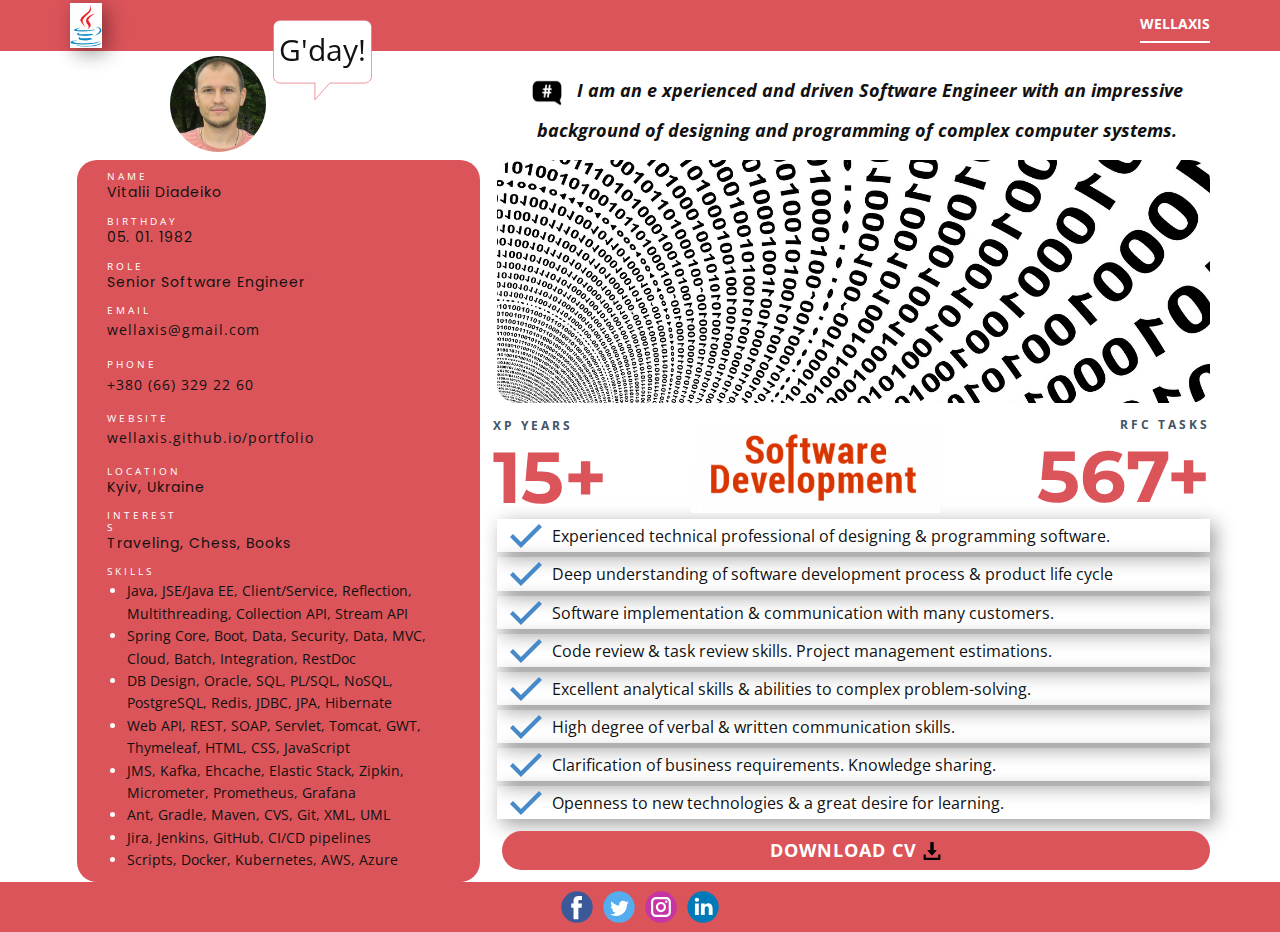
<file: index.html>
<!DOCTYPE html>
<html style="font-size: 16px;" lang="en-UA">
  <head>
    <meta name="viewport" content="width=device-width, initial-scale=1.0">
    <meta charset="utf-8">
    <meta name="keywords" content="">
    <meta name="description" content="Personal info site.">
    <meta name="page_type" content="np-template-header-footer-from-plugin">
    <title>Wellaxis</title>
    <link rel="stylesheet" href="nicepage.css" media="screen">
<link rel="stylesheet" href="Wellaxis.css" media="screen">
    <script class="u-script" type="text/javascript" src="jquery.js" defer=""></script>
    <script class="u-script" type="text/javascript" src="nicepage.js" defer=""></script>
    <meta name="generator" content="Nicepage 4.2.6, nicepage.com">
    <link rel="icon" href="images/favicon.ico">
    <link id="u-theme-google-font" rel="stylesheet" href="https://fonts.googleapis.com/css?family=Roboto:100,100i,300,300i,400,400i,500,500i,700,700i,900,900i|Open+Sans:300,300i,400,400i,600,600i,700,700i,800,800i">
    <link id="u-page-google-font" rel="stylesheet" href="https://fonts.googleapis.com/css?family=Open+Sans:300,300i,400,400i,600,600i,700,700i,800,800i|Montserrat:100,100i,200,200i,300,300i,400,400i,500,500i,600,600i,700,700i,800,800i,900,900i|Poppins:100,100i,200,200i,300,300i,400,400i,500,500i,600,600i,700,700i,800,800i,900,900i">
    
    
    <script type="application/ld+json">{
		"@context": "http://schema.org",
		"@type": "Organization",
		"name": "Portfolio",
		"logo": "images/coffee.png",
		"sameAs": [
				"https://www.facebook.com/wellaxis",
				"https://twitter.com/Wellaxis",
				"https://www.instagram.com/wellaxis/",
				"https://www.linkedin.com/in/wellaxis/"
		]
}</script>
    <meta name="theme-color" content="#478ac9">
    <meta name="twitter:site" content="@">
    <meta name="twitter:card" content="summary_large_image">
    <meta name="twitter:title" content="Wellaxis">
    <meta name="twitter:description" content="Portfolio">
    <meta property="og:title" content="Wellaxis">
    <meta property="og:description" content="Personal info site.">
    <meta property="og:type" content="website">
  </head>
  <body data-home-page="Wellaxis.html" data-home-page-title="Wellaxis" class="u-body"><header class="u-clearfix u-header u-palette-2-base u-header" id="sec-8289"><div class="u-clearfix u-sheet u-sheet-1">
        <a href="https://github.com/wellaxis" class="u-image u-image-default u-logo u-image-1" data-image-width="221" data-image-height="313" title="GitHub">
          <img src="images/coffee.png" class="u-logo-image u-logo-image-1">
        </a>
        <nav class="u-menu u-menu-dropdown u-offcanvas u-menu-1">
          <div class="menu-collapse" style="font-size: 0.875rem; letter-spacing: 0px; font-weight: 700; text-transform: uppercase;">
            <a class="u-button-style u-custom-active-border-color u-custom-border u-custom-border-color u-custom-borders u-custom-color u-custom-hover-border-color u-custom-left-right-menu-spacing u-custom-padding-bottom u-custom-text-active-color u-custom-text-color u-custom-text-hover-color u-custom-top-bottom-menu-spacing u-nav-link u-text-active-palette-1-base u-text-hover-palette-2-base" href="#">
              <svg viewBox="0 0 24 24"><use xmlns:xlink="http://www.w3.org/1999/xlink" xlink:href="#menu-hamburger"></use></svg>
              <svg version="1.1" xmlns="http://www.w3.org/2000/svg" xmlns:xlink="http://www.w3.org/1999/xlink"><defs><symbol id="menu-hamburger" viewBox="0 0 16 16" style="width: 16px; height: 16px;"><rect y="1" width="16" height="2"></rect><rect y="7" width="16" height="2"></rect><rect y="13" width="16" height="2"></rect>
</symbol>
</defs></svg>
            </a>
          </div>
          <div class="u-custom-menu u-nav-container">
            <ul class="u-nav u-spacing-30 u-unstyled u-nav-1"><li class="u-nav-item"><a class="u-border-2 u-border-active-white u-border-grey-75 u-border-hover-palette-1-base u-border-no-left u-border-no-right u-border-no-top u-button-style u-nav-link u-text-active-white u-text-grey-90 u-text-hover-grey-90" href="Wellaxis.html" style="padding: 10px 0px;">Wellaxis</a>
</li></ul>
          </div>
          <div class="u-custom-menu u-nav-container-collapse">
            <div class="u-black u-container-style u-inner-container-layout u-opacity u-opacity-95 u-sidenav">
              <div class="u-inner-container-layout u-sidenav-overflow">
                <div class="u-menu-close"></div>
                <ul class="u-align-center u-nav u-popupmenu-items u-unstyled u-nav-2"><li class="u-nav-item"><a class="u-button-style u-nav-link" href="Wellaxis.html" style="padding: 10px 20px;">Wellaxis</a>
</li></ul>
              </div>
            </div>
            <div class="u-black u-menu-overlay u-opacity u-opacity-70"></div>
          </div>
        </nav>
      </div></header>
    <section class="u-clearfix u-section-1" id="sec-4211">
      <div class="u-clearfix u-sheet u-valign-bottom-xl u-valign-middle-sm u-valign-middle-xs u-sheet-1">
        <div class="u-container-style u-expanded-width u-group u-group-1">
          <div class="u-container-layout u-container-layout-1">
            <div class="u-container-style u-group u-group-2" data-animation-name="zoomIn" data-animation-duration="1000" data-animation-direction="">
              <div class="u-container-layout u-container-layout-2">
                <div class="u-border-1 u-border-palette-2-base u-shape u-shape-svg u-text-white u-shape-1">
                  <svg class="u-svg-link" preserveAspectRatio="none" viewBox="0 0 160 130" style=""><use xmlns:xlink="http://www.w3.org/1999/xlink" xlink:href="#svg-70b3"></use></svg>
                  <svg class="u-svg-content" viewBox="-0.5 -0.5 161 131" x="0px" y="0px" id="svg-70b3" style="enable-background:new 0 0 160 130;"><path d="M148.3,0H11.7C5.3,0,0,5.2,0,11.5v79.8c0,6.4,5.3,11.5,11.7,11.5h56L67.6,130l24.2-27.2h56.5c6.5,0,11.7-5.2,11.7-11.5V11.5
	C160,5.2,154.7,0,148.3,0z"></path></svg>
                </div>
                <p class="u-text u-text-default u-text-1">G'day!</p>
              </div>
            </div>
            <div class="u-align-center-sm u-align-center-xs u-image u-image-circle u-image-1" alt="" data-image-width="293" data-image-height="274"></div>
            <p class="u-align-center u-text u-text-2"><span class="u-file-icon u-icon u-icon-1"><img src="images/hash.png" alt=""></span>
              <span style="font-weight: 700; font-style: italic;">&nbsp;<span style="font-weight: 700; font-style: italic;"> I <span style="font-weight: 400;">
                    <span style="font-weight: 700;"></span>
                  </span>am a<span style="font-weight: 400;"></span>n e
                </span>xperienced and driven Software Engineer with an impressive background of designing and programming of complex computer systems.
              </span>
            </p>
          </div>
        </div>
        <div class="u-align-center-xs u-clearfix u-expanded-width-xl u-gutter-0 u-layout-wrap u-layout-wrap-1">
          <div class="u-layout">
            <div class="u-layout-row">
              <div class="u-container-style u-layout-cell u-size-16-lg u-size-20-md u-size-20-sm u-size-20-xs u-size-21-xl u-layout-cell-1">
                <div class="u-container-layout u-container-layout-3">
                  <div class="u-align-left u-container-style u-expanded-width-sm u-expanded-width-xs u-group u-palette-2-base u-radius-20 u-shape-round u-group-3">
                    <div class="u-container-layout u-container-layout-4">
                      <h6 class="u-custom-font u-font-open-sans u-text u-text-3">name</h6>
                      <p class="u-custom-font u-text u-text-body-color u-text-4">Vitalii Diadeiko<br>
                      </p>
                      <h6 class="u-custom-font u-font-open-sans u-text u-text-5">Birthday</h6>
                      <p class="u-custom-font u-text u-text-body-color u-text-6">05. 01. 1982</p>
                      <h6 class="u-custom-font u-font-open-sans u-text u-text-7">Role</h6>
                      <p class="u-custom-font u-text u-text-body-color u-text-8">Senior Software Engineer</p>
                      <h6 class="u-custom-font u-font-open-sans u-text u-text-9">Email</h6>
                      <a href="https://mail.google.com/" class="u-border-1 u-border-active-palette-2-base u-border-hover-palette-2-base u-btn u-button-style u-none u-text-active-palette-2-base u-text-body-color u-text-hover-white u-btn-1">wellaxis@gmail.com</a>
                      <h6 class="u-custom-font u-font-open-sans u-text u-text-10">Phone</h6>
                      <a href="tel:+380663292260" class="u-border-1 u-border-active-palette-2-base u-border-hover-palette-2-base u-btn u-button-style u-none u-text-active-palette-2-base u-text-body-color u-text-hover-white u-btn-2"> +380 (66) 329 22 60</a>
                      <h6 class="u-custom-font u-font-open-sans u-text u-text-11">Website</h6>
                      <a href="https://github.com/wellaxis/wellaxis.github.io/portfolio" class="u-border-1 u-border-active-palette-2-base u-border-hover-palette-2-base u-btn u-button-style u-none u-text-active-palette-2-base u-text-body-color u-text-hover-white u-btn-3">wellaxis.github.io/portfolio<br>
                      </a>
                      <h6 class="u-custom-font u-font-open-sans u-text u-text-12">location</h6>
                      <p class="u-custom-font u-text u-text-body-color u-text-13">Kyiv, Ukraine</p>
                      <h6 class="u-custom-font u-font-open-sans u-text u-text-14">Interests</h6>
                      <p class="u-custom-font u-text u-text-body-color u-text-15">Traveling, Chess, Books</p>
                      <h6 class="u-custom-font u-font-open-sans u-text u-text-16">SKILLS</h6>
                      <ul class="u-text u-text-17">
                        <li>
                          <span class="u-text-body-color">Java, JSE/Java EE, Client/Service, Reflection, Multithreading, Collection API, Stream API</span>
                        </li>
                        <li>
                          <span class="u-text-body-color">Spring Core, Boot, Data, Security, Data, MVC, Cloud, Batch, Integration, RestDoc</span>
                        </li>
                        <li>
                          <span class="u-text-body-color">DB Design, Oracle, SQL, PL/SQL, NoSQL, PostgreSQL, Redis, JDBC, JPA, Hibernate</span>
                        </li>
                        <li>
                          <span class="u-text-body-color">Web API, REST, SOAP, Servlet, Tomcat, GWT, Thymeleaf, HTML, CSS, JavaScript</span>
                        </li>
                        <li>
                          <span class="u-text-body-color">JMS, Kafka, Ehcache, Elastic Stack, Zipkin, Micrometer, Prometheus, Grafana</span>
                        </li>
                        <li>
                          <span class="u-text-body-color">Ant, Gradle, Maven, CVS, Git, XML, UML</span>
                        </li>
                        <li>
                          <span class="u-text-body-color">Jira, Jenkins, GitHub, CI/CD pipelines</span>
                        </li>
                        <li>
                          <span class="u-text-body-color">Scripts, Docker, Kubernetes, AWS, Azure</span>
                        </li>
                      </ul>
                    </div>
                  </div>
                </div>
              </div>
              <div class="u-container-style u-layout-cell u-size-39-xl u-size-40-md u-size-40-sm u-size-40-xs u-size-44-lg u-layout-cell-2">
                <div class="u-container-layout u-valign-top-lg u-container-layout-5">
                  <img class="u-expanded-width-lg u-expanded-width-md u-expanded-width-sm u-expanded-width-xs u-image u-image-round u-radius-20 u-image-2" alt="" data-image-width="150" data-image-height="105" src="images/web.jpg">
                  <div class="u-align-right u-list u-list-1">
                    <div class="u-repeater u-repeater-1">
                      <div class="u-align-left u-container-style u-list-item u-repeater-item u-shape-rectangle">
                        <div class="u-container-layout u-similar-container u-container-layout-6">
                          <h3 class="u-align-right u-custom-font u-font-montserrat u-text u-text-default-lg u-text-default-xl u-text-palette-2-base u-text-18" data-animation-name="counter" data-animation-event="scroll" data-animation-duration="3000">700+</h3>
                          <p class="u-align-right u-text u-text-default-lg u-text-default-md u-text-default-sm u-text-default-xl u-text-palette-1-dark-2 u-text-19">RFC TASKS</p>
                        </div>
                      </div>
                    </div>
                  </div>
                  <div class="u-expanded-width-lg u-expanded-width-sm u-expanded-width-xs u-list u-list-2">
                    <div class="u-repeater u-repeater-2">
                      <div class="u-container-style u-list-item u-repeater-item u-list-item-2">
                        <div class="u-container-layout u-similar-container u-container-layout-7"><span class="u-align-left-lg u-align-left-md u-align-left-sm u-align-left-xs u-icon u-icon-circle u-text-palette-1-base u-icon-2">
            <svg class="u-svg-link" preserveAspectRatio="xMidYMin slice" viewBox="0 0 515.556 515.556" style=""><use xmlns:xlink="http://www.w3.org/1999/xlink" xlink:href="#svg-99e9"></use></svg>
            <svg xmlns="http://www.w3.org/2000/svg" id="svg-99e9" enable-background="new 0 0 515.556 515.556" viewBox="0 0 515.556 515.556" class="u-svg-content"><path d="m0 274.226 176.549 176.886 339.007-338.672-48.67-47.997-290.337 290-128.553-128.552z"></path></svg>
          </span>
                          <p class="u-text u-text-20"> Experienced technical professional of designing &amp; programming software. </p>
                        </div>
                      </div>
                      <div class="u-container-style u-list-item u-repeater-item u-list-item-3">
                        <div class="u-container-layout u-similar-container u-container-layout-8"><span class="u-align-left-lg u-align-left-md u-align-left-sm u-align-left-xs u-icon u-icon-circle u-text-palette-1-base u-icon-3">
            <svg class="u-svg-link" preserveAspectRatio="xMidYMin slice" viewBox="0 0 515.556 515.556" style=""><use xmlns:xlink="http://www.w3.org/1999/xlink" xlink:href="#svg-ccb7"></use></svg>
            <svg xmlns="http://www.w3.org/2000/svg" id="svg-ccb7" enable-background="new 0 0 515.556 515.556" viewBox="0 0 515.556 515.556" class="u-svg-content"><path d="m0 274.226 176.549 176.886 339.007-338.672-48.67-47.997-290.337 290-128.553-128.552z"></path></svg>
          </span>
                          <p class="u-text u-text-21"> Deep understanding of software development process &amp; product life cycle </p>
                        </div>
                      </div>
                      <div class="u-container-style u-list-item u-repeater-item u-list-item-4">
                        <div class="u-container-layout u-similar-container u-container-layout-9"><span class="u-align-left-lg u-align-left-md u-align-left-sm u-align-left-xs u-icon u-icon-circle u-text-palette-1-base u-icon-4">
            <svg class="u-svg-link" preserveAspectRatio="xMidYMin slice" viewBox="0 0 515.556 515.556" style=""><use xmlns:xlink="http://www.w3.org/1999/xlink" xlink:href="#svg-3975"></use></svg>
            <svg xmlns="http://www.w3.org/2000/svg" id="svg-3975" enable-background="new 0 0 515.556 515.556" viewBox="0 0 515.556 515.556" class="u-svg-content"><path d="m0 274.226 176.549 176.886 339.007-338.672-48.67-47.997-290.337 290-128.553-128.552z"></path></svg>
          </span>
                          <p class="u-text u-text-22"> Software implementation &amp; communication with many customers. </p>
                        </div>
                      </div>
                      <div class="u-container-style u-list-item u-repeater-item u-list-item-5">
                        <div class="u-container-layout u-similar-container u-container-layout-10"><span class="u-align-left-lg u-align-left-md u-align-left-sm u-align-left-xs u-icon u-icon-circle u-text-palette-1-base u-icon-5">
            <svg class="u-svg-link" preserveAspectRatio="xMidYMin slice" viewBox="0 0 515.556 515.556" style=""><use xmlns:xlink="http://www.w3.org/1999/xlink" xlink:href="#svg-3975"></use></svg>
            <svg xmlns="http://www.w3.org/2000/svg" id="svg-3975" enable-background="new 0 0 515.556 515.556" viewBox="0 0 515.556 515.556" class="u-svg-content"><path d="m0 274.226 176.549 176.886 339.007-338.672-48.67-47.997-290.337 290-128.553-128.552z"></path></svg>
          </span>
                          <p class="u-text u-text-23"> Code review &amp; task review skills. Project management estimations. </p>
                        </div>
                      </div>
                      <div class="u-container-style u-list-item u-repeater-item u-list-item-6">
                        <div class="u-container-layout u-similar-container u-container-layout-11"><span class="u-align-left-lg u-align-left-md u-align-left-sm u-align-left-xs u-icon u-icon-circle u-text-palette-1-base u-icon-6">
            <svg class="u-svg-link" preserveAspectRatio="xMidYMin slice" viewBox="0 0 515.556 515.556" style=""><use xmlns:xlink="http://www.w3.org/1999/xlink" xlink:href="#svg-3975"></use></svg>
            <svg xmlns="http://www.w3.org/2000/svg" id="svg-3975" enable-background="new 0 0 515.556 515.556" viewBox="0 0 515.556 515.556" class="u-svg-content"><path d="m0 274.226 176.549 176.886 339.007-338.672-48.67-47.997-290.337 290-128.553-128.552z"></path></svg>
          </span>
                          <p class="u-text u-text-24"> Excellent analytical skills &amp; abilities to complex problem-solving. </p>
                        </div>
                      </div>
                      <div class="u-container-style u-list-item u-repeater-item u-list-item-7">
                        <div class="u-container-layout u-similar-container u-container-layout-12"><span class="u-align-left-lg u-align-left-md u-align-left-sm u-align-left-xs u-icon u-icon-circle u-text-palette-1-base u-icon-7">
            <svg class="u-svg-link" preserveAspectRatio="xMidYMin slice" viewBox="0 0 515.556 515.556" style=""><use xmlns:xlink="http://www.w3.org/1999/xlink" xlink:href="#svg-3975"></use></svg>
            <svg xmlns="http://www.w3.org/2000/svg" id="svg-3975" enable-background="new 0 0 515.556 515.556" viewBox="0 0 515.556 515.556" class="u-svg-content"><path d="m0 274.226 176.549 176.886 339.007-338.672-48.67-47.997-290.337 290-128.553-128.552z"></path></svg>
          </span>
                          <p class="u-text u-text-25"> High degree of verbal &amp; written communication skills. </p>
                        </div>
                      </div>
                      <div class="u-container-style u-list-item u-repeater-item u-list-item-8">
                        <div class="u-container-layout u-similar-container u-container-layout-13"><span class="u-align-left-lg u-align-left-md u-align-left-sm u-align-left-xs u-icon u-icon-circle u-text-palette-1-base u-icon-8">
            <svg class="u-svg-link" preserveAspectRatio="xMidYMin slice" viewBox="0 0 515.556 515.556" style=""><use xmlns:xlink="http://www.w3.org/1999/xlink" xlink:href="#svg-3975"></use></svg>
            <svg xmlns="http://www.w3.org/2000/svg" id="svg-3975" enable-background="new 0 0 515.556 515.556" viewBox="0 0 515.556 515.556" class="u-svg-content"><path d="m0 274.226 176.549 176.886 339.007-338.672-48.67-47.997-290.337 290-128.553-128.552z"></path></svg>
          </span>
                          <p class="u-text u-text-26"> Clarification of business requirements. Knowledge sharing.</p>
                        </div>
                      </div>
                      <div class="u-container-style u-list-item u-repeater-item u-list-item-9">
                        <div class="u-container-layout u-similar-container u-container-layout-14"><span class="u-align-left-lg u-align-left-md u-align-left-sm u-align-left-xs u-icon u-icon-circle u-text-palette-1-base u-icon-9">
            <svg class="u-svg-link" preserveAspectRatio="xMidYMin slice" viewBox="0 0 515.556 515.556" style=""><use xmlns:xlink="http://www.w3.org/1999/xlink" xlink:href="#svg-3975"></use></svg>
            <svg xmlns="http://www.w3.org/2000/svg" id="svg-3975" enable-background="new 0 0 515.556 515.556" viewBox="0 0 515.556 515.556" class="u-svg-content"><path d="m0 274.226 176.549 176.886 339.007-338.672-48.67-47.997-290.337 290-128.553-128.552z"></path></svg>
          </span>
                          <p class="u-text u-text-27"> Openness to new technologies &amp; a great desire for learning. </p>
                        </div>
                      </div>
                    </div>
                  </div>
                  <div class="u-list u-list-3">
                    <div class="u-repeater u-repeater-3">
                      <div class="u-align-left u-container-style u-list-item u-repeater-item u-shape-rectangle">
                        <div class="u-container-layout u-similar-container u-container-layout-15">
                          <h3 class="u-align-left-md u-align-left-sm u-align-left-xs u-custom-font u-font-montserrat u-text u-text-default-lg u-text-default-xl u-text-palette-2-base u-text-28" data-animation-name="counter" data-animation-event="scroll" data-animation-duration="3000">18+</h3>
                          <p class="u-align-left-xs u-text u-text-default-lg u-text-default-xl u-text-palette-1-dark-2 u-text-29">XP YEARS</p>
                        </div>
                      </div>
                    </div>
                  </div>
                  <img class="u-expanded-width-xs u-image u-image-default u-preserve-proportions u-image-3" src="images/software.png" alt="" data-image-width="249" data-image-height="90" data-animation-name="fadeIn" data-animation-duration="5000" data-animation-direction="">
                  <a href="http://wellaxis.github.io/portfolio/docs/vitalii_diadeiko_cv.pdf" class="u-active-palette-2-light-1 u-align-center u-border-none u-btn u-btn-round u-button-style u-hover-palette-2-light-1 u-palette-2-base u-radius-20 u-text-active-white u-text-body-alt-color u-text-hover-white u-btn-4">Download cv&nbsp;<span class="u-icon u-text-black u-icon-10"><svg class="u-svg-content" viewBox="0 0 512 512" x="0px" y="0px" style="width: 1em; height: 1em;"><g><g><path d="M382.56,233.376C379.968,227.648,374.272,224,368,224h-64V16c0-8.832-7.168-16-16-16h-64c-8.832,0-16,7.168-16,16v208h-64    c-6.272,0-11.968,3.68-14.56,9.376c-2.624,5.728-1.6,12.416,2.528,17.152l112,128c3.04,3.488,7.424,5.472,12.032,5.472    c4.608,0,8.992-2.016,12.032-5.472l112-128C384.192,245.824,385.152,239.104,382.56,233.376z"></path>
</g>
</g><g><g><path d="M432,352v96H80v-96H16v128c0,17.696,14.336,32,32,32h416c17.696,0,32-14.304,32-32V352H432z"></path>
</g>
</g></svg><img></span>
                  </a>
                </div>
              </div>
            </div>
          </div>
        </div>
      </div>
    </section>
    
    
    <footer class="u-clearfix u-footer u-palette-2-base" id="sec-1f96"><div class="u-clearfix u-sheet u-sheet-1">
        <div class="u-align-left u-social-icons u-spacing-10 u-social-icons-1">
          <a class="u-social-url" title="facebook" target="_blank" href="https://www.facebook.com/wellaxis"><span class="u-icon u-social-facebook u-social-icon u-icon-1"><svg class="u-svg-link" preserveAspectRatio="xMidYMin slice" viewBox="0 0 112 112" style=""><use xmlns:xlink="http://www.w3.org/1999/xlink" xlink:href="#svg-048f"></use></svg><svg class="u-svg-content" viewBox="0 0 112 112" x="0" y="0" id="svg-048f"><circle fill="currentColor" cx="56.1" cy="56.1" r="55"></circle><path fill="#FFFFFF" d="M73.5,31.6h-9.1c-1.4,0-3.6,0.8-3.6,3.9v8.5h12.6L72,58.3H60.8v40.8H43.9V58.3h-8V43.9h8v-9.2
            c0-6.7,3.1-17,17-17h12.5v13.9H73.5z"></path></svg></span>
          </a>
          <a class="u-social-url" title="twitter" target="_blank" href="https://twitter.com/Wellaxis"><span class="u-icon u-social-icon u-social-twitter u-icon-2"><svg class="u-svg-link" preserveAspectRatio="xMidYMin slice" viewBox="0 0 112 112" style=""><use xmlns:xlink="http://www.w3.org/1999/xlink" xlink:href="#svg-a23f"></use></svg><svg class="u-svg-content" viewBox="0 0 112 112" x="0" y="0" id="svg-a23f"><circle fill="currentColor" class="st0" cx="56.1" cy="56.1" r="55"></circle><path fill="#FFFFFF" d="M83.8,47.3c0,0.6,0,1.2,0,1.7c0,17.7-13.5,38.2-38.2,38.2C38,87.2,31,85,25,81.2c1,0.1,2.1,0.2,3.2,0.2
            c6.3,0,12.1-2.1,16.7-5.7c-5.9-0.1-10.8-4-12.5-9.3c0.8,0.2,1.7,0.2,2.5,0.2c1.2,0,2.4-0.2,3.5-0.5c-6.1-1.2-10.8-6.7-10.8-13.1
            c0-0.1,0-0.1,0-0.2c1.8,1,3.9,1.6,6.1,1.7c-3.6-2.4-6-6.5-6-11.2c0-2.5,0.7-4.8,1.8-6.7c6.6,8.1,16.5,13.5,27.6,14
            c-0.2-1-0.3-2-0.3-3.1c0-7.4,6-13.4,13.4-13.4c3.9,0,7.3,1.6,9.8,4.2c3.1-0.6,5.9-1.7,8.5-3.3c-1,3.1-3.1,5.8-5.9,7.4
            c2.7-0.3,5.3-1,7.7-2.1C88.7,43,86.4,45.4,83.8,47.3z"></path></svg></span>
          </a>
          <a class="u-social-url" title="instagram" target="_blank" href="https://www.instagram.com/wellaxis/"><span class="u-icon u-social-icon u-social-instagram u-icon-3"><svg class="u-svg-link" preserveAspectRatio="xMidYMin slice" viewBox="0 0 112 112" style=""><use xmlns:xlink="http://www.w3.org/1999/xlink" xlink:href="#svg-6637"></use></svg><svg class="u-svg-content" viewBox="0 0 112 112" x="0" y="0" id="svg-6637"><circle fill="currentColor" cx="56.1" cy="56.1" r="55"></circle><path fill="#FFFFFF" d="M55.9,38.2c-9.9,0-17.9,8-17.9,17.9C38,66,46,74,55.9,74c9.9,0,17.9-8,17.9-17.9C73.8,46.2,65.8,38.2,55.9,38.2
            z M55.9,66.4c-5.7,0-10.3-4.6-10.3-10.3c-0.1-5.7,4.6-10.3,10.3-10.3c5.7,0,10.3,4.6,10.3,10.3C66.2,61.8,61.6,66.4,55.9,66.4z"></path><path fill="#FFFFFF" d="M74.3,33.5c-2.3,0-4.2,1.9-4.2,4.2s1.9,4.2,4.2,4.2s4.2-1.9,4.2-4.2S76.6,33.5,74.3,33.5z"></path><path fill="#FFFFFF" d="M73.1,21.3H38.6c-9.7,0-17.5,7.9-17.5,17.5v34.5c0,9.7,7.9,17.6,17.5,17.6h34.5c9.7,0,17.5-7.9,17.5-17.5V38.8
            C90.6,29.1,82.7,21.3,73.1,21.3z M83,73.3c0,5.5-4.5,9.9-9.9,9.9H38.6c-5.5,0-9.9-4.5-9.9-9.9V38.8c0-5.5,4.5-9.9,9.9-9.9h34.5
            c5.5,0,9.9,4.5,9.9,9.9V73.3z"></path></svg></span>
          </a>
          <a class="u-social-url" title="linkedin" target="_blank" href="https://www.linkedin.com/in/wellaxis/"><span class="u-icon u-social-icon u-social-linkedin u-icon-4"><svg class="u-svg-link" preserveAspectRatio="xMidYMin slice" viewBox="0 0 112 112" style=""><use xmlns:xlink="http://www.w3.org/1999/xlink" xlink:href="#svg-4b31"></use></svg><svg class="u-svg-content" viewBox="0 0 112 112" x="0" y="0" id="svg-4b31"><circle fill="currentColor" cx="56.1" cy="56.1" r="55"></circle><path fill="#FFFFFF" d="M41.3,83.7H27.9V43.4h13.4V83.7z M34.6,37.9L34.6,37.9c-4.6,0-7.5-3.1-7.5-7c0-4,3-7,7.6-7s7.4,3,7.5,7
            C42.2,34.8,39.2,37.9,34.6,37.9z M89.6,83.7H76.2V62.2c0-5.4-1.9-9.1-6.8-9.1c-3.7,0-5.9,2.5-6.9,4.9c-0.4,0.9-0.4,2.1-0.4,3.3v22.5
            H48.7c0,0,0.2-36.5,0-40.3h13.4v5.7c1.8-2.7,5-6.7,12.1-6.7c8.8,0,15.4,5.8,15.4,18.1V83.7z"></path></svg></span>
          </a>
        </div>
      </div></footer>
  </body>
</html>
</file>
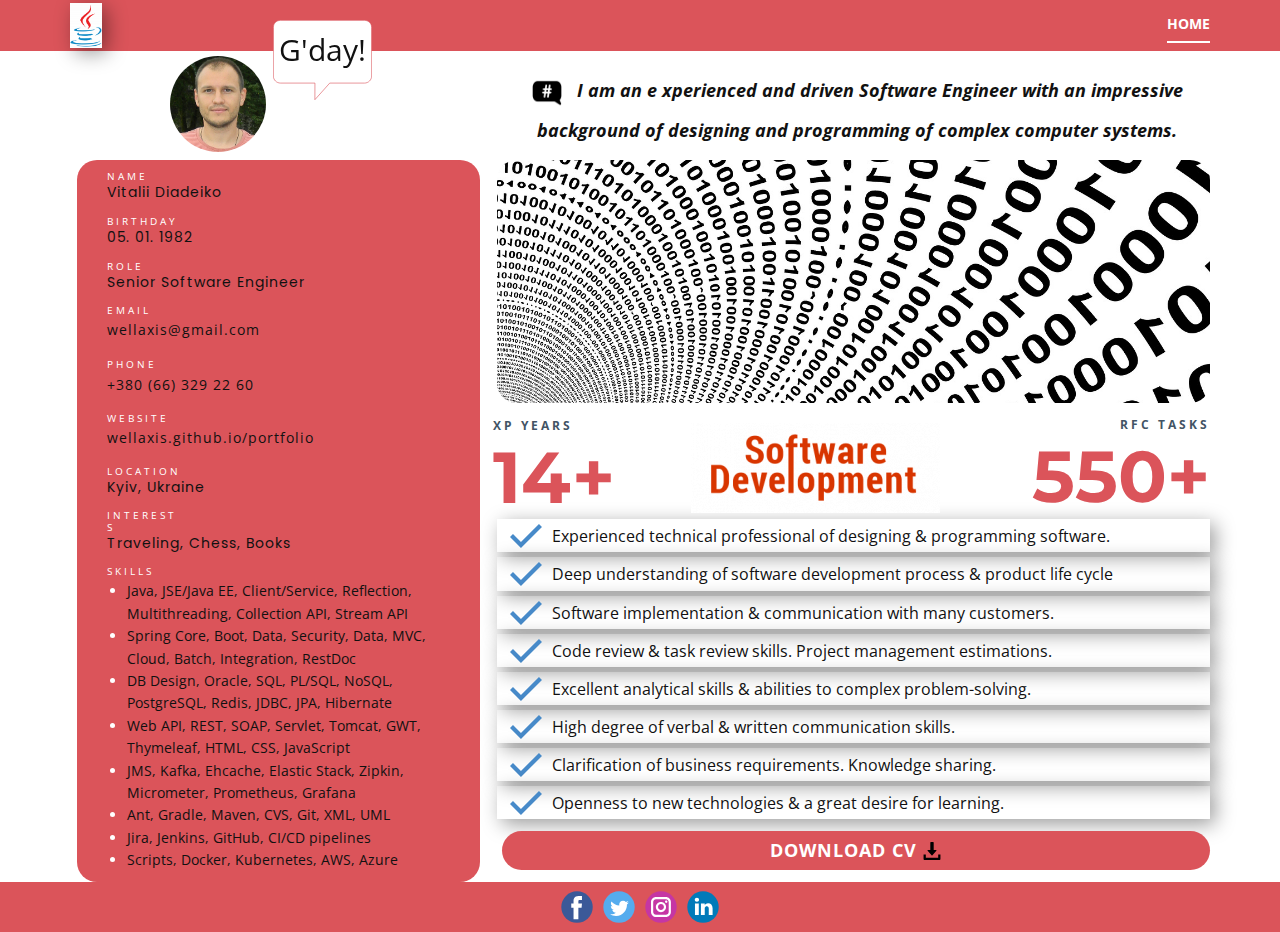
<file: Home.html>
<!DOCTYPE html>
<html style="font-size: 16px;" lang="en-UA">
  <head>
    <meta name="viewport" content="width=device-width, initial-scale=1.0">
    <meta charset="utf-8">
    <meta name="keywords" content="">
    <meta name="description" content="Personal info site.">
    <meta name="page_type" content="np-template-header-footer-from-plugin">
    <title>Home</title>
    <link rel="stylesheet" href="nicepage.css" media="screen">
<link rel="stylesheet" href="Home.css" media="screen">
    <script class="u-script" type="text/javascript" src="jquery.js" defer=""></script>
    <script class="u-script" type="text/javascript" src="nicepage.js" defer=""></script>
    <meta name="generator" content="Nicepage 4.2.6, nicepage.com">
    <link rel="icon" href="images/favicon.ico">
    <link id="u-theme-google-font" rel="stylesheet" href="https://fonts.googleapis.com/css?family=Roboto:100,100i,300,300i,400,400i,500,500i,700,700i,900,900i|Open+Sans:300,300i,400,400i,600,600i,700,700i,800,800i">
    <link id="u-page-google-font" rel="stylesheet" href="https://fonts.googleapis.com/css?family=Open+Sans:300,300i,400,400i,600,600i,700,700i,800,800i|Montserrat:100,100i,200,200i,300,300i,400,400i,500,500i,600,600i,700,700i,800,800i,900,900i|Poppins:100,100i,200,200i,300,300i,400,400i,500,500i,600,600i,700,700i,800,800i,900,900i">
    
    
    <script type="application/ld+json">{
		"@context": "http://schema.org",
		"@type": "Organization",
		"name": "Portfolio",
		"logo": "images/coffee.png",
		"sameAs": [
				"https://www.facebook.com/wellaxis",
				"https://twitter.com/Wellaxis",
				"https://www.instagram.com/wellaxis/",
				"https://www.linkedin.com/in/wellaxis/"
		]
}</script>
    <meta name="theme-color" content="#478ac9">
    <meta name="twitter:site" content="@">
    <meta name="twitter:card" content="summary_large_image">
    <meta name="twitter:title" content="Home">
    <meta name="twitter:description" content="Portfolio">
    <meta property="og:title" content="Home">
    <meta property="og:description" content="Personal info site.">
    <meta property="og:type" content="website">
  </head>
  <body class="u-body"><header class="u-clearfix u-header u-palette-2-base u-header" id="sec-8289"><div class="u-clearfix u-sheet u-sheet-1">
        <a href="https://github.com/wellaxis" class="u-image u-image-default u-logo u-image-1" data-image-width="221" data-image-height="313" title="GitHub">
          <img src="images/coffee.png" class="u-logo-image u-logo-image-1">
        </a>
        <nav class="u-menu u-menu-dropdown u-offcanvas u-menu-1">
          <div class="menu-collapse" style="font-size: 0.875rem; letter-spacing: 0px; font-weight: 700; text-transform: uppercase;">
            <a class="u-button-style u-custom-active-border-color u-custom-border u-custom-border-color u-custom-borders u-custom-color u-custom-hover-border-color u-custom-left-right-menu-spacing u-custom-padding-bottom u-custom-text-active-color u-custom-text-color u-custom-text-hover-color u-custom-top-bottom-menu-spacing u-nav-link u-text-active-palette-1-base u-text-hover-palette-2-base" href="#">
              <svg viewBox="0 0 24 24"><use xmlns:xlink="http://www.w3.org/1999/xlink" xlink:href="#menu-hamburger"></use></svg>
              <svg version="1.1" xmlns="http://www.w3.org/2000/svg" xmlns:xlink="http://www.w3.org/1999/xlink"><defs><symbol id="menu-hamburger" viewBox="0 0 16 16" style="width: 16px; height: 16px;"><rect y="1" width="16" height="2"></rect><rect y="7" width="16" height="2"></rect><rect y="13" width="16" height="2"></rect>
</symbol>
</defs></svg>
            </a>
          </div>
          <div class="u-custom-menu u-nav-container">
            <ul class="u-nav u-spacing-30 u-unstyled u-nav-1"><li class="u-nav-item"><a class="u-border-2 u-border-active-white u-border-grey-75 u-border-hover-palette-1-base u-border-no-left u-border-no-right u-border-no-top u-button-style u-nav-link u-text-active-white u-text-grey-90 u-text-hover-grey-90" href="Home.html" style="padding: 10px 0px;">Home</a>
</li></ul>
          </div>
          <div class="u-custom-menu u-nav-container-collapse">
            <div class="u-black u-container-style u-inner-container-layout u-opacity u-opacity-95 u-sidenav">
              <div class="u-inner-container-layout u-sidenav-overflow">
                <div class="u-menu-close"></div>
                <ul class="u-align-center u-nav u-popupmenu-items u-unstyled u-nav-2"><li class="u-nav-item"><a class="u-button-style u-nav-link" href="Home.html" style="padding: 10px 20px;">Home</a>
</li></ul>
              </div>
            </div>
            <div class="u-black u-menu-overlay u-opacity u-opacity-70"></div>
          </div>
        </nav>
      </div></header>
    <section class="u-clearfix u-section-1" id="sec-4211">
      <div class="u-clearfix u-sheet u-valign-bottom-xl u-valign-middle-sm u-valign-middle-xs u-sheet-1">
        <div class="u-container-style u-expanded-width u-group u-group-1">
          <div class="u-container-layout u-container-layout-1">
            <div class="u-container-style u-group u-group-2" data-animation-name="zoomIn" data-animation-duration="1000" data-animation-direction="">
              <div class="u-container-layout u-container-layout-2">
                <div class="u-border-1 u-border-palette-2-base u-shape u-shape-svg u-text-white u-shape-1">
                  <svg class="u-svg-link" preserveAspectRatio="none" viewBox="0 0 160 130" style=""><use xmlns:xlink="http://www.w3.org/1999/xlink" xlink:href="#svg-70b3"></use></svg>
                  <svg class="u-svg-content" viewBox="-0.5 -0.5 161 131" x="0px" y="0px" id="svg-70b3" style="enable-background:new 0 0 160 130;"><path d="M148.3,0H11.7C5.3,0,0,5.2,0,11.5v79.8c0,6.4,5.3,11.5,11.7,11.5h56L67.6,130l24.2-27.2h56.5c6.5,0,11.7-5.2,11.7-11.5V11.5
	C160,5.2,154.7,0,148.3,0z"></path></svg>
                </div>
                <p class="u-text u-text-default u-text-1">G'day!</p>
              </div>
            </div>
            <div class="u-align-center-sm u-align-center-xs u-image u-image-circle u-image-1" alt="" data-image-width="293" data-image-height="274"></div>
            <p class="u-align-center u-text u-text-2"><span class="u-file-icon u-icon u-icon-1"><img src="images/hash.png" alt=""></span>
              <span style="font-weight: 700; font-style: italic;">&nbsp;<span style="font-weight: 700; font-style: italic;"> I <span style="font-weight: 400;">
                    <span style="font-weight: 700;"></span>
                  </span>am a<span style="font-weight: 400;"></span>n e
                </span>xperienced and driven Software Engineer with an impressive background of designing and programming of complex computer systems.
              </span>
            </p>
          </div>
        </div>
        <div class="u-align-center-xs u-clearfix u-expanded-width-xl u-gutter-0 u-layout-wrap u-layout-wrap-1">
          <div class="u-layout">
            <div class="u-layout-row">
              <div class="u-container-style u-layout-cell u-size-16-lg u-size-20-md u-size-20-sm u-size-20-xs u-size-21-xl u-layout-cell-1">
                <div class="u-container-layout u-container-layout-3">
                  <div class="u-align-left u-container-style u-expanded-width-sm u-expanded-width-xs u-group u-palette-2-base u-radius-20 u-shape-round u-group-3">
                    <div class="u-container-layout u-container-layout-4">
                      <h6 class="u-custom-font u-font-open-sans u-text u-text-3">name</h6>
                      <p class="u-custom-font u-text u-text-body-color u-text-4">Vitalii Diadeiko<br>
                      </p>
                      <h6 class="u-custom-font u-font-open-sans u-text u-text-5">Birthday</h6>
                      <p class="u-custom-font u-text u-text-body-color u-text-6">05. 01. 1982</p>
                      <h6 class="u-custom-font u-font-open-sans u-text u-text-7">Role</h6>
                      <p class="u-custom-font u-text u-text-body-color u-text-8">Senior Software Engineer</p>
                      <h6 class="u-custom-font u-font-open-sans u-text u-text-9">Email</h6>
                      <a href="https://mail.google.com/" class="u-border-1 u-border-active-palette-2-base u-border-hover-palette-2-base u-btn u-button-style u-none u-text-active-palette-2-base u-text-body-color u-text-hover-white u-btn-1">wellaxis@gmail.com</a>
                      <h6 class="u-custom-font u-font-open-sans u-text u-text-10">Phone</h6>
                      <a href="tel:+380663292260" class="u-border-1 u-border-active-palette-2-base u-border-hover-palette-2-base u-btn u-button-style u-none u-text-active-palette-2-base u-text-body-color u-text-hover-white u-btn-2"> +380 (66) 329 22 60</a>
                      <h6 class="u-custom-font u-font-open-sans u-text u-text-11">Website</h6>
                      <a href="https://github.com/wellaxis/wellaxis.github.io/portfolio" class="u-border-1 u-border-active-palette-2-base u-border-hover-palette-2-base u-btn u-button-style u-none u-text-active-palette-2-base u-text-body-color u-text-hover-white u-btn-3">wellaxis.github.io/portfolio<br>
                      </a>
                      <h6 class="u-custom-font u-font-open-sans u-text u-text-12">location</h6>
                      <p class="u-custom-font u-text u-text-body-color u-text-13">Kyiv, Ukraine</p>
                      <h6 class="u-custom-font u-font-open-sans u-text u-text-14">Interests</h6>
                      <p class="u-custom-font u-text u-text-body-color u-text-15">Traveling, Chess, Books</p>
                      <h6 class="u-custom-font u-font-open-sans u-text u-text-16">SKILLS</h6>
                      <ul class="u-text u-text-17">
                        <li>
                          <span class="u-text-body-color">Java, JSE/Java EE, Client/Service, Reflection, Multithreading, Collection API, Stream API</span>
                        </li>
                        <li>
                          <span class="u-text-body-color">Spring Core, Boot, Data, Security, Data, MVC, Cloud, Batch, Integration, RestDoc</span>
                        </li>
                        <li>
                          <span class="u-text-body-color">DB Design, Oracle, SQL, PL/SQL, NoSQL, PostgreSQL, Redis, JDBC, JPA, Hibernate</span>
                        </li>
                        <li>
                          <span class="u-text-body-color">Web API, REST, SOAP, Servlet, Tomcat, GWT, Thymeleaf, HTML, CSS, JavaScript</span>
                        </li>
                        <li>
                          <span class="u-text-body-color">JMS, Kafka, Ehcache, Elastic Stack, Zipkin, Micrometer, Prometheus, Grafana</span>
                        </li>
                        <li>
                          <span class="u-text-body-color">Ant, Gradle, Maven, CVS, Git, XML, UML</span>
                        </li>
                        <li>
                          <span class="u-text-body-color">Jira, Jenkins, GitHub, CI/CD pipelines</span>
                        </li>
                        <li>
                          <span class="u-text-body-color">Scripts, Docker, Kubernetes, AWS, Azure</span>
                        </li>
                      </ul>
                    </div>
                  </div>
                </div>
              </div>
              <div class="u-container-style u-layout-cell u-size-39-xl u-size-40-md u-size-40-sm u-size-40-xs u-size-44-lg u-layout-cell-2">
                <div class="u-container-layout u-valign-top-lg u-container-layout-5">
                  <img class="u-expanded-width-lg u-expanded-width-md u-expanded-width-sm u-expanded-width-xs u-image u-image-round u-radius-20 u-image-2" alt="" data-image-width="150" data-image-height="105" src="images/web.jpg">
                  <div class="u-align-right u-list u-list-1">
                    <div class="u-repeater u-repeater-1">
                      <div class="u-align-left u-container-style u-list-item u-repeater-item u-shape-rectangle">
                        <div class="u-container-layout u-similar-container u-container-layout-6">
                          <h3 class="u-align-right u-custom-font u-font-montserrat u-text u-text-default-lg u-text-default-xl u-text-palette-2-base u-text-18" data-animation-name="counter" data-animation-event="scroll" data-animation-duration="3000">700+</h3>
                          <p class="u-align-right u-text u-text-default-lg u-text-default-md u-text-default-sm u-text-default-xl u-text-palette-1-dark-2 u-text-19">RFC TASKS</p>
                        </div>
                      </div>
                    </div>
                  </div>
                  <div class="u-expanded-width-lg u-expanded-width-sm u-expanded-width-xs u-list u-list-2">
                    <div class="u-repeater u-repeater-2">
                      <div class="u-container-style u-list-item u-repeater-item u-list-item-2">
                        <div class="u-container-layout u-similar-container u-container-layout-7"><span class="u-align-left-lg u-align-left-md u-align-left-sm u-align-left-xs u-icon u-icon-circle u-text-palette-1-base u-icon-2">
            <svg class="u-svg-link" preserveAspectRatio="xMidYMin slice" viewBox="0 0 515.556 515.556" style=""><use xmlns:xlink="http://www.w3.org/1999/xlink" xlink:href="#svg-99e9"></use></svg>
            <svg xmlns="http://www.w3.org/2000/svg" id="svg-99e9" enable-background="new 0 0 515.556 515.556" viewBox="0 0 515.556 515.556" class="u-svg-content"><path d="m0 274.226 176.549 176.886 339.007-338.672-48.67-47.997-290.337 290-128.553-128.552z"></path></svg>
          </span>
                          <p class="u-text u-text-20"> Experienced technical professional of designing &amp; programming software. </p>
                        </div>
                      </div>
                      <div class="u-container-style u-list-item u-repeater-item u-list-item-3">
                        <div class="u-container-layout u-similar-container u-container-layout-8"><span class="u-align-left-lg u-align-left-md u-align-left-sm u-align-left-xs u-icon u-icon-circle u-text-palette-1-base u-icon-3">
            <svg class="u-svg-link" preserveAspectRatio="xMidYMin slice" viewBox="0 0 515.556 515.556" style=""><use xmlns:xlink="http://www.w3.org/1999/xlink" xlink:href="#svg-ccb7"></use></svg>
            <svg xmlns="http://www.w3.org/2000/svg" id="svg-ccb7" enable-background="new 0 0 515.556 515.556" viewBox="0 0 515.556 515.556" class="u-svg-content"><path d="m0 274.226 176.549 176.886 339.007-338.672-48.67-47.997-290.337 290-128.553-128.552z"></path></svg>
          </span>
                          <p class="u-text u-text-21"> Deep understanding of software development process &amp; product life cycle </p>
                        </div>
                      </div>
                      <div class="u-container-style u-list-item u-repeater-item u-list-item-4">
                        <div class="u-container-layout u-similar-container u-container-layout-9"><span class="u-align-left-lg u-align-left-md u-align-left-sm u-align-left-xs u-icon u-icon-circle u-text-palette-1-base u-icon-4">
            <svg class="u-svg-link" preserveAspectRatio="xMidYMin slice" viewBox="0 0 515.556 515.556" style=""><use xmlns:xlink="http://www.w3.org/1999/xlink" xlink:href="#svg-3975"></use></svg>
            <svg xmlns="http://www.w3.org/2000/svg" id="svg-3975" enable-background="new 0 0 515.556 515.556" viewBox="0 0 515.556 515.556" class="u-svg-content"><path d="m0 274.226 176.549 176.886 339.007-338.672-48.67-47.997-290.337 290-128.553-128.552z"></path></svg>
          </span>
                          <p class="u-text u-text-22"> Software implementation &amp; communication with many customers. </p>
                        </div>
                      </div>
                      <div class="u-container-style u-list-item u-repeater-item u-list-item-5">
                        <div class="u-container-layout u-similar-container u-container-layout-10"><span class="u-align-left-lg u-align-left-md u-align-left-sm u-align-left-xs u-icon u-icon-circle u-text-palette-1-base u-icon-5">
            <svg class="u-svg-link" preserveAspectRatio="xMidYMin slice" viewBox="0 0 515.556 515.556" style=""><use xmlns:xlink="http://www.w3.org/1999/xlink" xlink:href="#svg-3975"></use></svg>
            <svg xmlns="http://www.w3.org/2000/svg" id="svg-3975" enable-background="new 0 0 515.556 515.556" viewBox="0 0 515.556 515.556" class="u-svg-content"><path d="m0 274.226 176.549 176.886 339.007-338.672-48.67-47.997-290.337 290-128.553-128.552z"></path></svg>
          </span>
                          <p class="u-text u-text-23"> Code review &amp; task review skills. Project management estimations. </p>
                        </div>
                      </div>
                      <div class="u-container-style u-list-item u-repeater-item u-list-item-6">
                        <div class="u-container-layout u-similar-container u-container-layout-11"><span class="u-align-left-lg u-align-left-md u-align-left-sm u-align-left-xs u-icon u-icon-circle u-text-palette-1-base u-icon-6">
            <svg class="u-svg-link" preserveAspectRatio="xMidYMin slice" viewBox="0 0 515.556 515.556" style=""><use xmlns:xlink="http://www.w3.org/1999/xlink" xlink:href="#svg-3975"></use></svg>
            <svg xmlns="http://www.w3.org/2000/svg" id="svg-3975" enable-background="new 0 0 515.556 515.556" viewBox="0 0 515.556 515.556" class="u-svg-content"><path d="m0 274.226 176.549 176.886 339.007-338.672-48.67-47.997-290.337 290-128.553-128.552z"></path></svg>
          </span>
                          <p class="u-text u-text-24"> Excellent analytical skills &amp; abilities to complex problem-solving. </p>
                        </div>
                      </div>
                      <div class="u-container-style u-list-item u-repeater-item u-list-item-7">
                        <div class="u-container-layout u-similar-container u-container-layout-12"><span class="u-align-left-lg u-align-left-md u-align-left-sm u-align-left-xs u-icon u-icon-circle u-text-palette-1-base u-icon-7">
            <svg class="u-svg-link" preserveAspectRatio="xMidYMin slice" viewBox="0 0 515.556 515.556" style=""><use xmlns:xlink="http://www.w3.org/1999/xlink" xlink:href="#svg-3975"></use></svg>
            <svg xmlns="http://www.w3.org/2000/svg" id="svg-3975" enable-background="new 0 0 515.556 515.556" viewBox="0 0 515.556 515.556" class="u-svg-content"><path d="m0 274.226 176.549 176.886 339.007-338.672-48.67-47.997-290.337 290-128.553-128.552z"></path></svg>
          </span>
                          <p class="u-text u-text-25"> High degree of verbal &amp; written communication skills. </p>
                        </div>
                      </div>
                      <div class="u-container-style u-list-item u-repeater-item u-list-item-8">
                        <div class="u-container-layout u-similar-container u-container-layout-13"><span class="u-align-left-lg u-align-left-md u-align-left-sm u-align-left-xs u-icon u-icon-circle u-text-palette-1-base u-icon-8">
            <svg class="u-svg-link" preserveAspectRatio="xMidYMin slice" viewBox="0 0 515.556 515.556" style=""><use xmlns:xlink="http://www.w3.org/1999/xlink" xlink:href="#svg-3975"></use></svg>
            <svg xmlns="http://www.w3.org/2000/svg" id="svg-3975" enable-background="new 0 0 515.556 515.556" viewBox="0 0 515.556 515.556" class="u-svg-content"><path d="m0 274.226 176.549 176.886 339.007-338.672-48.67-47.997-290.337 290-128.553-128.552z"></path></svg>
          </span>
                          <p class="u-text u-text-26"> Clarification of business requirements. Knowledge sharing.</p>
                        </div>
                      </div>
                      <div class="u-container-style u-list-item u-repeater-item u-list-item-9">
                        <div class="u-container-layout u-similar-container u-container-layout-14"><span class="u-align-left-lg u-align-left-md u-align-left-sm u-align-left-xs u-icon u-icon-circle u-text-palette-1-base u-icon-9">
            <svg class="u-svg-link" preserveAspectRatio="xMidYMin slice" viewBox="0 0 515.556 515.556" style=""><use xmlns:xlink="http://www.w3.org/1999/xlink" xlink:href="#svg-3975"></use></svg>
            <svg xmlns="http://www.w3.org/2000/svg" id="svg-3975" enable-background="new 0 0 515.556 515.556" viewBox="0 0 515.556 515.556" class="u-svg-content"><path d="m0 274.226 176.549 176.886 339.007-338.672-48.67-47.997-290.337 290-128.553-128.552z"></path></svg>
          </span>
                          <p class="u-text u-text-27"> Openness to new technologies &amp; a great desire for learning. </p>
                        </div>
                      </div>
                    </div>
                  </div>
                  <div class="u-list u-list-3">
                    <div class="u-repeater u-repeater-3">
                      <div class="u-align-left u-container-style u-list-item u-repeater-item u-shape-rectangle">
                        <div class="u-container-layout u-similar-container u-container-layout-15">
                          <h3 class="u-align-left-md u-align-left-sm u-align-left-xs u-custom-font u-font-montserrat u-text u-text-default-lg u-text-default-xl u-text-palette-2-base u-text-28" data-animation-name="counter" data-animation-event="scroll" data-animation-duration="3000">18+</h3>
                          <p class="u-align-left-xs u-text u-text-default-lg u-text-default-xl u-text-palette-1-dark-2 u-text-29">XP YEARS</p>
                        </div>
                      </div>
                    </div>
                  </div>
                  <img class="u-expanded-width-xs u-image u-image-default u-preserve-proportions u-image-3" src="images/software.png" alt="" data-image-width="249" data-image-height="90" data-animation-name="fadeIn" data-animation-duration="5000" data-animation-direction="">
                  <a href="http://wellaxis.github.io/portfolio/docs/vitalii_diadeiko_cv.pdf" class="u-active-palette-2-light-1 u-align-center u-border-none u-btn u-btn-round u-button-style u-hover-palette-2-light-1 u-palette-2-base u-radius-20 u-text-active-white u-text-body-alt-color u-text-hover-white u-btn-4">Download cv&nbsp;<span class="u-icon u-text-black u-icon-10"><svg class="u-svg-content" viewBox="0 0 512 512" x="0px" y="0px" style="width: 1em; height: 1em;"><g><g><path d="M382.56,233.376C379.968,227.648,374.272,224,368,224h-64V16c0-8.832-7.168-16-16-16h-64c-8.832,0-16,7.168-16,16v208h-64    c-6.272,0-11.968,3.68-14.56,9.376c-2.624,5.728-1.6,12.416,2.528,17.152l112,128c3.04,3.488,7.424,5.472,12.032,5.472    c4.608,0,8.992-2.016,12.032-5.472l112-128C384.192,245.824,385.152,239.104,382.56,233.376z"></path>
</g>
</g><g><g><path d="M432,352v96H80v-96H16v128c0,17.696,14.336,32,32,32h416c17.696,0,32-14.304,32-32V352H432z"></path>
</g>
</g></svg><img></span>
                  </a>
                </div>
              </div>
            </div>
          </div>
        </div>
      </div>
    </section>
    
    
    <footer class="u-clearfix u-footer u-palette-2-base" id="sec-1f96"><div class="u-clearfix u-sheet u-sheet-1">
        <div class="u-align-left u-social-icons u-spacing-10 u-social-icons-1">
          <a class="u-social-url" title="facebook" target="_blank" href="https://www.facebook.com/wellaxis"><span class="u-icon u-social-facebook u-social-icon u-icon-1"><svg class="u-svg-link" preserveAspectRatio="xMidYMin slice" viewBox="0 0 112 112" style=""><use xmlns:xlink="http://www.w3.org/1999/xlink" xlink:href="#svg-048f"></use></svg><svg class="u-svg-content" viewBox="0 0 112 112" x="0" y="0" id="svg-048f"><circle fill="currentColor" cx="56.1" cy="56.1" r="55"></circle><path fill="#FFFFFF" d="M73.5,31.6h-9.1c-1.4,0-3.6,0.8-3.6,3.9v8.5h12.6L72,58.3H60.8v40.8H43.9V58.3h-8V43.9h8v-9.2
            c0-6.7,3.1-17,17-17h12.5v13.9H73.5z"></path></svg></span>
          </a>
          <a class="u-social-url" title="twitter" target="_blank" href="https://twitter.com/Wellaxis"><span class="u-icon u-social-icon u-social-twitter u-icon-2"><svg class="u-svg-link" preserveAspectRatio="xMidYMin slice" viewBox="0 0 112 112" style=""><use xmlns:xlink="http://www.w3.org/1999/xlink" xlink:href="#svg-a23f"></use></svg><svg class="u-svg-content" viewBox="0 0 112 112" x="0" y="0" id="svg-a23f"><circle fill="currentColor" class="st0" cx="56.1" cy="56.1" r="55"></circle><path fill="#FFFFFF" d="M83.8,47.3c0,0.6,0,1.2,0,1.7c0,17.7-13.5,38.2-38.2,38.2C38,87.2,31,85,25,81.2c1,0.1,2.1,0.2,3.2,0.2
            c6.3,0,12.1-2.1,16.7-5.7c-5.9-0.1-10.8-4-12.5-9.3c0.8,0.2,1.7,0.2,2.5,0.2c1.2,0,2.4-0.2,3.5-0.5c-6.1-1.2-10.8-6.7-10.8-13.1
            c0-0.1,0-0.1,0-0.2c1.8,1,3.9,1.6,6.1,1.7c-3.6-2.4-6-6.5-6-11.2c0-2.5,0.7-4.8,1.8-6.7c6.6,8.1,16.5,13.5,27.6,14
            c-0.2-1-0.3-2-0.3-3.1c0-7.4,6-13.4,13.4-13.4c3.9,0,7.3,1.6,9.8,4.2c3.1-0.6,5.9-1.7,8.5-3.3c-1,3.1-3.1,5.8-5.9,7.4
            c2.7-0.3,5.3-1,7.7-2.1C88.7,43,86.4,45.4,83.8,47.3z"></path></svg></span>
          </a>
          <a class="u-social-url" title="instagram" target="_blank" href="https://www.instagram.com/wellaxis/"><span class="u-icon u-social-icon u-social-instagram u-icon-3"><svg class="u-svg-link" preserveAspectRatio="xMidYMin slice" viewBox="0 0 112 112" style=""><use xmlns:xlink="http://www.w3.org/1999/xlink" xlink:href="#svg-6637"></use></svg><svg class="u-svg-content" viewBox="0 0 112 112" x="0" y="0" id="svg-6637"><circle fill="currentColor" cx="56.1" cy="56.1" r="55"></circle><path fill="#FFFFFF" d="M55.9,38.2c-9.9,0-17.9,8-17.9,17.9C38,66,46,74,55.9,74c9.9,0,17.9-8,17.9-17.9C73.8,46.2,65.8,38.2,55.9,38.2
            z M55.9,66.4c-5.7,0-10.3-4.6-10.3-10.3c-0.1-5.7,4.6-10.3,10.3-10.3c5.7,0,10.3,4.6,10.3,10.3C66.2,61.8,61.6,66.4,55.9,66.4z"></path><path fill="#FFFFFF" d="M74.3,33.5c-2.3,0-4.2,1.9-4.2,4.2s1.9,4.2,4.2,4.2s4.2-1.9,4.2-4.2S76.6,33.5,74.3,33.5z"></path><path fill="#FFFFFF" d="M73.1,21.3H38.6c-9.7,0-17.5,7.9-17.5,17.5v34.5c0,9.7,7.9,17.6,17.5,17.6h34.5c9.7,0,17.5-7.9,17.5-17.5V38.8
            C90.6,29.1,82.7,21.3,73.1,21.3z M83,73.3c0,5.5-4.5,9.9-9.9,9.9H38.6c-5.5,0-9.9-4.5-9.9-9.9V38.8c0-5.5,4.5-9.9,9.9-9.9h34.5
            c5.5,0,9.9,4.5,9.9,9.9V73.3z"></path></svg></span>
          </a>
          <a class="u-social-url" title="linkedin" target="_blank" href="https://www.linkedin.com/in/wellaxis/"><span class="u-icon u-social-icon u-social-linkedin u-icon-4"><svg class="u-svg-link" preserveAspectRatio="xMidYMin slice" viewBox="0 0 112 112" style=""><use xmlns:xlink="http://www.w3.org/1999/xlink" xlink:href="#svg-4b31"></use></svg><svg class="u-svg-content" viewBox="0 0 112 112" x="0" y="0" id="svg-4b31"><circle fill="currentColor" cx="56.1" cy="56.1" r="55"></circle><path fill="#FFFFFF" d="M41.3,83.7H27.9V43.4h13.4V83.7z M34.6,37.9L34.6,37.9c-4.6,0-7.5-3.1-7.5-7c0-4,3-7,7.6-7s7.4,3,7.5,7
            C42.2,34.8,39.2,37.9,34.6,37.9z M89.6,83.7H76.2V62.2c0-5.4-1.9-9.1-6.8-9.1c-3.7,0-5.9,2.5-6.9,4.9c-0.4,0.9-0.4,2.1-0.4,3.3v22.5
            H48.7c0,0,0.2-36.5,0-40.3h13.4v5.7c1.8-2.7,5-6.7,12.1-6.7c8.8,0,15.4,5.8,15.4,18.1V83.7z"></path></svg></span>
          </a>
        </div>
      </div></footer>
  </body>
</html>
</file>
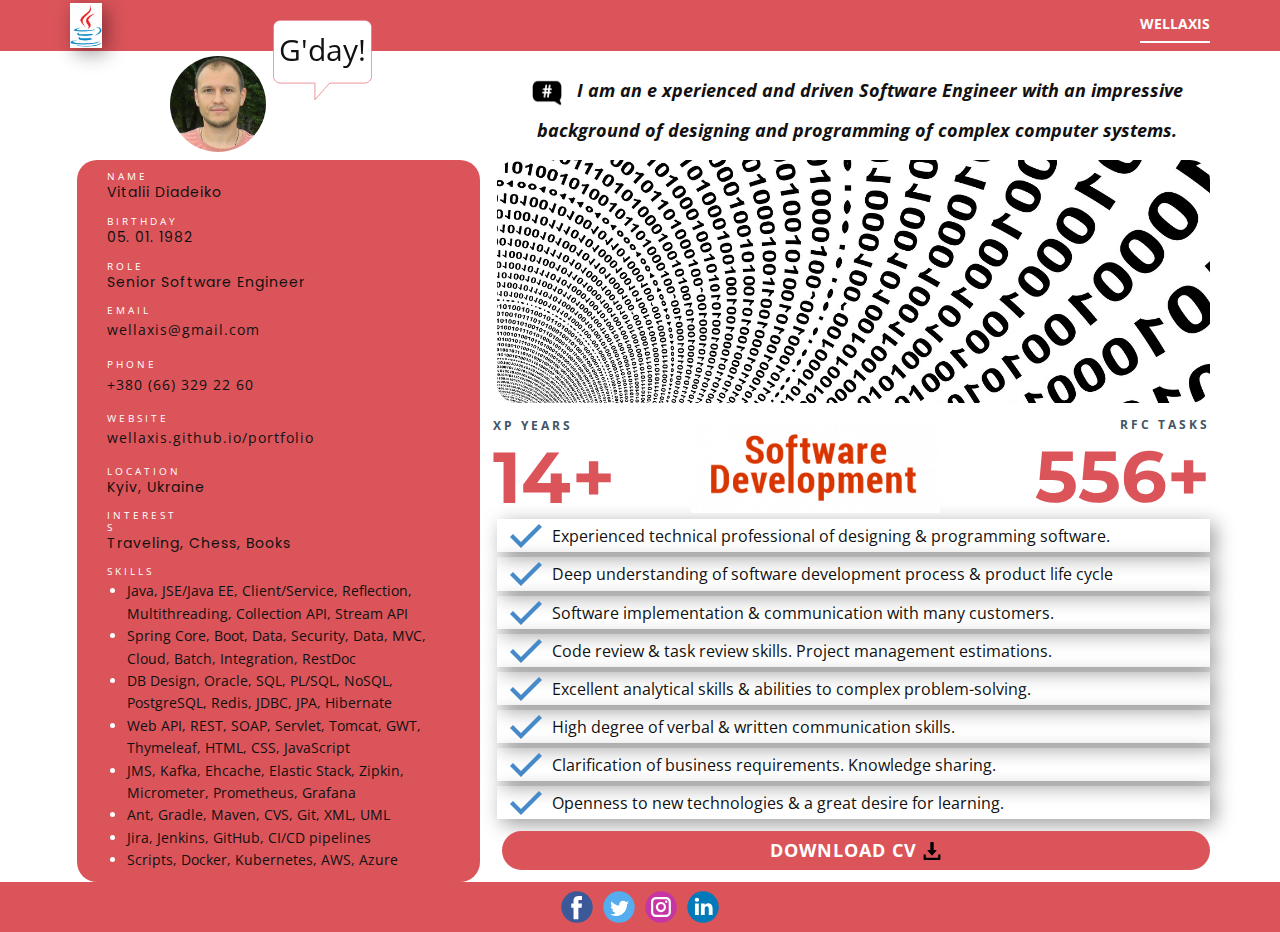
<file: Wellaxis.html>
<!DOCTYPE html>
<html style="font-size: 16px;" lang="en-UA">
  <head>
    <meta name="viewport" content="width=device-width, initial-scale=1.0">
    <meta charset="utf-8">
    <meta name="keywords" content="">
    <meta name="description" content="Personal info site.">
    <meta name="page_type" content="np-template-header-footer-from-plugin">
    <title>Wellaxis</title>
    <link rel="stylesheet" href="nicepage.css" media="screen">
<link rel="stylesheet" href="Wellaxis.css" media="screen">
    <script class="u-script" type="text/javascript" src="jquery.js" defer=""></script>
    <script class="u-script" type="text/javascript" src="nicepage.js" defer=""></script>
    <meta name="generator" content="Nicepage 4.2.6, nicepage.com">
    <link rel="icon" href="images/favicon.ico">
    <link id="u-theme-google-font" rel="stylesheet" href="https://fonts.googleapis.com/css?family=Roboto:100,100i,300,300i,400,400i,500,500i,700,700i,900,900i|Open+Sans:300,300i,400,400i,600,600i,700,700i,800,800i">
    <link id="u-page-google-font" rel="stylesheet" href="https://fonts.googleapis.com/css?family=Open+Sans:300,300i,400,400i,600,600i,700,700i,800,800i|Montserrat:100,100i,200,200i,300,300i,400,400i,500,500i,600,600i,700,700i,800,800i,900,900i|Poppins:100,100i,200,200i,300,300i,400,400i,500,500i,600,600i,700,700i,800,800i,900,900i">
    
    
    <script type="application/ld+json">{
		"@context": "http://schema.org",
		"@type": "Organization",
		"name": "Portfolio",
		"logo": "images/coffee.png",
		"sameAs": [
				"https://www.facebook.com/wellaxis",
				"https://twitter.com/Wellaxis",
				"https://www.instagram.com/wellaxis/",
				"https://www.linkedin.com/in/wellaxis/"
		]
}</script>
    <meta name="theme-color" content="#478ac9">
    <meta name="twitter:site" content="@">
    <meta name="twitter:card" content="summary_large_image">
    <meta name="twitter:title" content="Wellaxis">
    <meta name="twitter:description" content="Portfolio">
    <meta property="og:title" content="Wellaxis">
    <meta property="og:description" content="Personal info site.">
    <meta property="og:type" content="website">
  </head>
  <body class="u-body"><header class="u-clearfix u-header u-palette-2-base u-header" id="sec-8289"><div class="u-clearfix u-sheet u-sheet-1">
        <a href="https://github.com/wellaxis" class="u-image u-image-default u-logo u-image-1" data-image-width="221" data-image-height="313" title="GitHub">
          <img src="images/coffee.png" class="u-logo-image u-logo-image-1">
        </a>
        <nav class="u-menu u-menu-dropdown u-offcanvas u-menu-1">
          <div class="menu-collapse" style="font-size: 0.875rem; letter-spacing: 0px; font-weight: 700; text-transform: uppercase;">
            <a class="u-button-style u-custom-active-border-color u-custom-border u-custom-border-color u-custom-borders u-custom-color u-custom-hover-border-color u-custom-left-right-menu-spacing u-custom-padding-bottom u-custom-text-active-color u-custom-text-color u-custom-text-hover-color u-custom-top-bottom-menu-spacing u-nav-link u-text-active-palette-1-base u-text-hover-palette-2-base" href="#">
              <svg viewBox="0 0 24 24"><use xmlns:xlink="http://www.w3.org/1999/xlink" xlink:href="#menu-hamburger"></use></svg>
              <svg version="1.1" xmlns="http://www.w3.org/2000/svg" xmlns:xlink="http://www.w3.org/1999/xlink"><defs><symbol id="menu-hamburger" viewBox="0 0 16 16" style="width: 16px; height: 16px;"><rect y="1" width="16" height="2"></rect><rect y="7" width="16" height="2"></rect><rect y="13" width="16" height="2"></rect>
</symbol>
</defs></svg>
            </a>
          </div>
          <div class="u-custom-menu u-nav-container">
            <ul class="u-nav u-spacing-30 u-unstyled u-nav-1"><li class="u-nav-item"><a class="u-border-2 u-border-active-white u-border-grey-75 u-border-hover-palette-1-base u-border-no-left u-border-no-right u-border-no-top u-button-style u-nav-link u-text-active-white u-text-grey-90 u-text-hover-grey-90" href="Wellaxis.html" style="padding: 10px 0px;">Wellaxis</a>
</li></ul>
          </div>
          <div class="u-custom-menu u-nav-container-collapse">
            <div class="u-black u-container-style u-inner-container-layout u-opacity u-opacity-95 u-sidenav">
              <div class="u-inner-container-layout u-sidenav-overflow">
                <div class="u-menu-close"></div>
                <ul class="u-align-center u-nav u-popupmenu-items u-unstyled u-nav-2"><li class="u-nav-item"><a class="u-button-style u-nav-link" href="Wellaxis.html" style="padding: 10px 20px;">Wellaxis</a>
</li></ul>
              </div>
            </div>
            <div class="u-black u-menu-overlay u-opacity u-opacity-70"></div>
          </div>
        </nav>
      </div></header>
    <section class="u-clearfix u-section-1" id="sec-4211">
      <div class="u-clearfix u-sheet u-valign-bottom-xl u-valign-middle-sm u-valign-middle-xs u-sheet-1">
        <div class="u-container-style u-expanded-width u-group u-group-1">
          <div class="u-container-layout u-container-layout-1">
            <div class="u-container-style u-group u-group-2" data-animation-name="zoomIn" data-animation-duration="1000" data-animation-direction="">
              <div class="u-container-layout u-container-layout-2">
                <div class="u-border-1 u-border-palette-2-base u-shape u-shape-svg u-text-white u-shape-1">
                  <svg class="u-svg-link" preserveAspectRatio="none" viewBox="0 0 160 130" style=""><use xmlns:xlink="http://www.w3.org/1999/xlink" xlink:href="#svg-70b3"></use></svg>
                  <svg class="u-svg-content" viewBox="-0.5 -0.5 161 131" x="0px" y="0px" id="svg-70b3" style="enable-background:new 0 0 160 130;"><path d="M148.3,0H11.7C5.3,0,0,5.2,0,11.5v79.8c0,6.4,5.3,11.5,11.7,11.5h56L67.6,130l24.2-27.2h56.5c6.5,0,11.7-5.2,11.7-11.5V11.5
	C160,5.2,154.7,0,148.3,0z"></path></svg>
                </div>
                <p class="u-text u-text-default u-text-1">G'day!</p>
              </div>
            </div>
            <div class="u-align-center-sm u-align-center-xs u-image u-image-circle u-image-1" alt="" data-image-width="293" data-image-height="274"></div>
            <p class="u-align-center u-text u-text-2"><span class="u-file-icon u-icon u-icon-1"><img src="images/hash.png" alt=""></span>
              <span style="font-weight: 700; font-style: italic;">&nbsp;<span style="font-weight: 700; font-style: italic;"> I <span style="font-weight: 400;">
                    <span style="font-weight: 700;"></span>
                  </span>am a<span style="font-weight: 400;"></span>n e
                </span>xperienced and driven Software Engineer with an impressive background of designing and programming of complex computer systems.
              </span>
            </p>
          </div>
        </div>
        <div class="u-align-center-xs u-clearfix u-expanded-width-xl u-gutter-0 u-layout-wrap u-layout-wrap-1">
          <div class="u-layout">
            <div class="u-layout-row">
              <div class="u-container-style u-layout-cell u-size-16-lg u-size-20-md u-size-20-sm u-size-20-xs u-size-21-xl u-layout-cell-1">
                <div class="u-container-layout u-container-layout-3">
                  <div class="u-align-left u-container-style u-expanded-width-sm u-expanded-width-xs u-group u-palette-2-base u-radius-20 u-shape-round u-group-3">
                    <div class="u-container-layout u-container-layout-4">
                      <h6 class="u-custom-font u-font-open-sans u-text u-text-3">name</h6>
                      <p class="u-custom-font u-text u-text-body-color u-text-4">Vitalii Diadeiko<br>
                      </p>
                      <h6 class="u-custom-font u-font-open-sans u-text u-text-5">Birthday</h6>
                      <p class="u-custom-font u-text u-text-body-color u-text-6">05. 01. 1982</p>
                      <h6 class="u-custom-font u-font-open-sans u-text u-text-7">Role</h6>
                      <p class="u-custom-font u-text u-text-body-color u-text-8">Senior Software Engineer</p>
                      <h6 class="u-custom-font u-font-open-sans u-text u-text-9">Email</h6>
                      <a href="https://mail.google.com/" class="u-border-1 u-border-active-palette-2-base u-border-hover-palette-2-base u-btn u-button-style u-none u-text-active-palette-2-base u-text-body-color u-text-hover-white u-btn-1">wellaxis@gmail.com</a>
                      <h6 class="u-custom-font u-font-open-sans u-text u-text-10">Phone</h6>
                      <a href="tel:+380663292260" class="u-border-1 u-border-active-palette-2-base u-border-hover-palette-2-base u-btn u-button-style u-none u-text-active-palette-2-base u-text-body-color u-text-hover-white u-btn-2"> +380 (66) 329 22 60</a>
                      <h6 class="u-custom-font u-font-open-sans u-text u-text-11">Website</h6>
                      <a href="https://github.com/wellaxis/wellaxis.github.io/portfolio" class="u-border-1 u-border-active-palette-2-base u-border-hover-palette-2-base u-btn u-button-style u-none u-text-active-palette-2-base u-text-body-color u-text-hover-white u-btn-3">wellaxis.github.io/portfolio<br>
                      </a>
                      <h6 class="u-custom-font u-font-open-sans u-text u-text-12">location</h6>
                      <p class="u-custom-font u-text u-text-body-color u-text-13">Kyiv, Ukraine</p>
                      <h6 class="u-custom-font u-font-open-sans u-text u-text-14">Interests</h6>
                      <p class="u-custom-font u-text u-text-body-color u-text-15">Traveling, Chess, Books</p>
                      <h6 class="u-custom-font u-font-open-sans u-text u-text-16">SKILLS</h6>
                      <ul class="u-text u-text-17">
                        <li>
                          <span class="u-text-body-color">Java, JSE/Java EE, Client/Service, Reflection, Multithreading, Collection API, Stream API</span>
                        </li>
                        <li>
                          <span class="u-text-body-color">Spring Core, Boot, Data, Security, Data, MVC, Cloud, Batch, Integration, RestDoc</span>
                        </li>
                        <li>
                          <span class="u-text-body-color">DB Design, Oracle, SQL, PL/SQL, NoSQL, PostgreSQL, Redis, JDBC, JPA, Hibernate</span>
                        </li>
                        <li>
                          <span class="u-text-body-color">Web API, REST, SOAP, Servlet, Tomcat, GWT, Thymeleaf, HTML, CSS, JavaScript</span>
                        </li>
                        <li>
                          <span class="u-text-body-color">JMS, Kafka, Ehcache, Elastic Stack, Zipkin, Micrometer, Prometheus, Grafana</span>
                        </li>
                        <li>
                          <span class="u-text-body-color">Ant, Gradle, Maven, CVS, Git, XML, UML</span>
                        </li>
                        <li>
                          <span class="u-text-body-color">Jira, Jenkins, GitHub, CI/CD pipelines</span>
                        </li>
                        <li>
                          <span class="u-text-body-color">Scripts, Docker, Kubernetes, AWS, Azure</span>
                        </li>
                      </ul>
                    </div>
                  </div>
                </div>
              </div>
              <div class="u-container-style u-layout-cell u-size-39-xl u-size-40-md u-size-40-sm u-size-40-xs u-size-44-lg u-layout-cell-2">
                <div class="u-container-layout u-valign-top-lg u-container-layout-5">
                  <img class="u-expanded-width-lg u-expanded-width-md u-expanded-width-sm u-expanded-width-xs u-image u-image-round u-radius-20 u-image-2" alt="" data-image-width="150" data-image-height="105" src="images/web.jpg">
                  <div class="u-align-right u-list u-list-1">
                    <div class="u-repeater u-repeater-1">
                      <div class="u-align-left u-container-style u-list-item u-repeater-item u-shape-rectangle">
                        <div class="u-container-layout u-similar-container u-container-layout-6">
                          <h3 class="u-align-right u-custom-font u-font-montserrat u-text u-text-default-lg u-text-default-xl u-text-palette-2-base u-text-18" data-animation-name="counter" data-animation-event="scroll" data-animation-duration="3000">700+</h3>
                          <p class="u-align-right u-text u-text-default-lg u-text-default-md u-text-default-sm u-text-default-xl u-text-palette-1-dark-2 u-text-19">RFC TASKS</p>
                        </div>
                      </div>
                    </div>
                  </div>
                  <div class="u-expanded-width-lg u-expanded-width-sm u-expanded-width-xs u-list u-list-2">
                    <div class="u-repeater u-repeater-2">
                      <div class="u-container-style u-list-item u-repeater-item u-list-item-2">
                        <div class="u-container-layout u-similar-container u-container-layout-7"><span class="u-align-left-lg u-align-left-md u-align-left-sm u-align-left-xs u-icon u-icon-circle u-text-palette-1-base u-icon-2">
            <svg class="u-svg-link" preserveAspectRatio="xMidYMin slice" viewBox="0 0 515.556 515.556" style=""><use xmlns:xlink="http://www.w3.org/1999/xlink" xlink:href="#svg-99e9"></use></svg>
            <svg xmlns="http://www.w3.org/2000/svg" id="svg-99e9" enable-background="new 0 0 515.556 515.556" viewBox="0 0 515.556 515.556" class="u-svg-content"><path d="m0 274.226 176.549 176.886 339.007-338.672-48.67-47.997-290.337 290-128.553-128.552z"></path></svg>
          </span>
                          <p class="u-text u-text-20"> Experienced technical professional of designing &amp; programming software. </p>
                        </div>
                      </div>
                      <div class="u-container-style u-list-item u-repeater-item u-list-item-3">
                        <div class="u-container-layout u-similar-container u-container-layout-8"><span class="u-align-left-lg u-align-left-md u-align-left-sm u-align-left-xs u-icon u-icon-circle u-text-palette-1-base u-icon-3">
            <svg class="u-svg-link" preserveAspectRatio="xMidYMin slice" viewBox="0 0 515.556 515.556" style=""><use xmlns:xlink="http://www.w3.org/1999/xlink" xlink:href="#svg-ccb7"></use></svg>
            <svg xmlns="http://www.w3.org/2000/svg" id="svg-ccb7" enable-background="new 0 0 515.556 515.556" viewBox="0 0 515.556 515.556" class="u-svg-content"><path d="m0 274.226 176.549 176.886 339.007-338.672-48.67-47.997-290.337 290-128.553-128.552z"></path></svg>
          </span>
                          <p class="u-text u-text-21"> Deep understanding of software development process &amp; product life cycle </p>
                        </div>
                      </div>
                      <div class="u-container-style u-list-item u-repeater-item u-list-item-4">
                        <div class="u-container-layout u-similar-container u-container-layout-9"><span class="u-align-left-lg u-align-left-md u-align-left-sm u-align-left-xs u-icon u-icon-circle u-text-palette-1-base u-icon-4">
            <svg class="u-svg-link" preserveAspectRatio="xMidYMin slice" viewBox="0 0 515.556 515.556" style=""><use xmlns:xlink="http://www.w3.org/1999/xlink" xlink:href="#svg-3975"></use></svg>
            <svg xmlns="http://www.w3.org/2000/svg" id="svg-3975" enable-background="new 0 0 515.556 515.556" viewBox="0 0 515.556 515.556" class="u-svg-content"><path d="m0 274.226 176.549 176.886 339.007-338.672-48.67-47.997-290.337 290-128.553-128.552z"></path></svg>
          </span>
                          <p class="u-text u-text-22"> Software implementation &amp; communication with many customers. </p>
                        </div>
                      </div>
                      <div class="u-container-style u-list-item u-repeater-item u-list-item-5">
                        <div class="u-container-layout u-similar-container u-container-layout-10"><span class="u-align-left-lg u-align-left-md u-align-left-sm u-align-left-xs u-icon u-icon-circle u-text-palette-1-base u-icon-5">
            <svg class="u-svg-link" preserveAspectRatio="xMidYMin slice" viewBox="0 0 515.556 515.556" style=""><use xmlns:xlink="http://www.w3.org/1999/xlink" xlink:href="#svg-3975"></use></svg>
            <svg xmlns="http://www.w3.org/2000/svg" id="svg-3975" enable-background="new 0 0 515.556 515.556" viewBox="0 0 515.556 515.556" class="u-svg-content"><path d="m0 274.226 176.549 176.886 339.007-338.672-48.67-47.997-290.337 290-128.553-128.552z"></path></svg>
          </span>
                          <p class="u-text u-text-23"> Code review &amp; task review skills. Project management estimations. </p>
                        </div>
                      </div>
                      <div class="u-container-style u-list-item u-repeater-item u-list-item-6">
                        <div class="u-container-layout u-similar-container u-container-layout-11"><span class="u-align-left-lg u-align-left-md u-align-left-sm u-align-left-xs u-icon u-icon-circle u-text-palette-1-base u-icon-6">
            <svg class="u-svg-link" preserveAspectRatio="xMidYMin slice" viewBox="0 0 515.556 515.556" style=""><use xmlns:xlink="http://www.w3.org/1999/xlink" xlink:href="#svg-3975"></use></svg>
            <svg xmlns="http://www.w3.org/2000/svg" id="svg-3975" enable-background="new 0 0 515.556 515.556" viewBox="0 0 515.556 515.556" class="u-svg-content"><path d="m0 274.226 176.549 176.886 339.007-338.672-48.67-47.997-290.337 290-128.553-128.552z"></path></svg>
          </span>
                          <p class="u-text u-text-24"> Excellent analytical skills &amp; abilities to complex problem-solving. </p>
                        </div>
                      </div>
                      <div class="u-container-style u-list-item u-repeater-item u-list-item-7">
                        <div class="u-container-layout u-similar-container u-container-layout-12"><span class="u-align-left-lg u-align-left-md u-align-left-sm u-align-left-xs u-icon u-icon-circle u-text-palette-1-base u-icon-7">
            <svg class="u-svg-link" preserveAspectRatio="xMidYMin slice" viewBox="0 0 515.556 515.556" style=""><use xmlns:xlink="http://www.w3.org/1999/xlink" xlink:href="#svg-3975"></use></svg>
            <svg xmlns="http://www.w3.org/2000/svg" id="svg-3975" enable-background="new 0 0 515.556 515.556" viewBox="0 0 515.556 515.556" class="u-svg-content"><path d="m0 274.226 176.549 176.886 339.007-338.672-48.67-47.997-290.337 290-128.553-128.552z"></path></svg>
          </span>
                          <p class="u-text u-text-25"> High degree of verbal &amp; written communication skills. </p>
                        </div>
                      </div>
                      <div class="u-container-style u-list-item u-repeater-item u-list-item-8">
                        <div class="u-container-layout u-similar-container u-container-layout-13"><span class="u-align-left-lg u-align-left-md u-align-left-sm u-align-left-xs u-icon u-icon-circle u-text-palette-1-base u-icon-8">
            <svg class="u-svg-link" preserveAspectRatio="xMidYMin slice" viewBox="0 0 515.556 515.556" style=""><use xmlns:xlink="http://www.w3.org/1999/xlink" xlink:href="#svg-3975"></use></svg>
            <svg xmlns="http://www.w3.org/2000/svg" id="svg-3975" enable-background="new 0 0 515.556 515.556" viewBox="0 0 515.556 515.556" class="u-svg-content"><path d="m0 274.226 176.549 176.886 339.007-338.672-48.67-47.997-290.337 290-128.553-128.552z"></path></svg>
          </span>
                          <p class="u-text u-text-26"> Clarification of business requirements. Knowledge sharing.</p>
                        </div>
                      </div>
                      <div class="u-container-style u-list-item u-repeater-item u-list-item-9">
                        <div class="u-container-layout u-similar-container u-container-layout-14"><span class="u-align-left-lg u-align-left-md u-align-left-sm u-align-left-xs u-icon u-icon-circle u-text-palette-1-base u-icon-9">
            <svg class="u-svg-link" preserveAspectRatio="xMidYMin slice" viewBox="0 0 515.556 515.556" style=""><use xmlns:xlink="http://www.w3.org/1999/xlink" xlink:href="#svg-3975"></use></svg>
            <svg xmlns="http://www.w3.org/2000/svg" id="svg-3975" enable-background="new 0 0 515.556 515.556" viewBox="0 0 515.556 515.556" class="u-svg-content"><path d="m0 274.226 176.549 176.886 339.007-338.672-48.67-47.997-290.337 290-128.553-128.552z"></path></svg>
          </span>
                          <p class="u-text u-text-27"> Openness to new technologies &amp; a great desire for learning. </p>
                        </div>
                      </div>
                    </div>
                  </div>
                  <div class="u-list u-list-3">
                    <div class="u-repeater u-repeater-3">
                      <div class="u-align-left u-container-style u-list-item u-repeater-item u-shape-rectangle">
                        <div class="u-container-layout u-similar-container u-container-layout-15">
                          <h3 class="u-align-left-md u-align-left-sm u-align-left-xs u-custom-font u-font-montserrat u-text u-text-default-lg u-text-default-xl u-text-palette-2-base u-text-28" data-animation-name="counter" data-animation-event="scroll" data-animation-duration="3000">18+</h3>
                          <p class="u-align-left-xs u-text u-text-default-lg u-text-default-xl u-text-palette-1-dark-2 u-text-29">XP YEARS</p>
                        </div>
                      </div>
                    </div>
                  </div>
                  <img class="u-expanded-width-xs u-image u-image-default u-preserve-proportions u-image-3" src="images/software.png" alt="" data-image-width="249" data-image-height="90" data-animation-name="fadeIn" data-animation-duration="5000" data-animation-direction="">
                  <a href="http://wellaxis.github.io/portfolio/docs/vitalii_diadeiko_cv.pdf" class="u-active-palette-2-light-1 u-align-center u-border-none u-btn u-btn-round u-button-style u-hover-palette-2-light-1 u-palette-2-base u-radius-20 u-text-active-white u-text-body-alt-color u-text-hover-white u-btn-4">Download cv&nbsp;<span class="u-icon u-text-black u-icon-10"><svg class="u-svg-content" viewBox="0 0 512 512" x="0px" y="0px" style="width: 1em; height: 1em;"><g><g><path d="M382.56,233.376C379.968,227.648,374.272,224,368,224h-64V16c0-8.832-7.168-16-16-16h-64c-8.832,0-16,7.168-16,16v208h-64    c-6.272,0-11.968,3.68-14.56,9.376c-2.624,5.728-1.6,12.416,2.528,17.152l112,128c3.04,3.488,7.424,5.472,12.032,5.472    c4.608,0,8.992-2.016,12.032-5.472l112-128C384.192,245.824,385.152,239.104,382.56,233.376z"></path>
</g>
</g><g><g><path d="M432,352v96H80v-96H16v128c0,17.696,14.336,32,32,32h416c17.696,0,32-14.304,32-32V352H432z"></path>
</g>
</g></svg><img></span>
                  </a>
                </div>
              </div>
            </div>
          </div>
        </div>
      </div>
    </section>
    
    
    <footer class="u-clearfix u-footer u-palette-2-base" id="sec-1f96"><div class="u-clearfix u-sheet u-sheet-1">
        <div class="u-align-left u-social-icons u-spacing-10 u-social-icons-1">
          <a class="u-social-url" title="facebook" target="_blank" href="https://www.facebook.com/wellaxis"><span class="u-icon u-social-facebook u-social-icon u-icon-1"><svg class="u-svg-link" preserveAspectRatio="xMidYMin slice" viewBox="0 0 112 112" style=""><use xmlns:xlink="http://www.w3.org/1999/xlink" xlink:href="#svg-048f"></use></svg><svg class="u-svg-content" viewBox="0 0 112 112" x="0" y="0" id="svg-048f"><circle fill="currentColor" cx="56.1" cy="56.1" r="55"></circle><path fill="#FFFFFF" d="M73.5,31.6h-9.1c-1.4,0-3.6,0.8-3.6,3.9v8.5h12.6L72,58.3H60.8v40.8H43.9V58.3h-8V43.9h8v-9.2
            c0-6.7,3.1-17,17-17h12.5v13.9H73.5z"></path></svg></span>
          </a>
          <a class="u-social-url" title="twitter" target="_blank" href="https://twitter.com/Wellaxis"><span class="u-icon u-social-icon u-social-twitter u-icon-2"><svg class="u-svg-link" preserveAspectRatio="xMidYMin slice" viewBox="0 0 112 112" style=""><use xmlns:xlink="http://www.w3.org/1999/xlink" xlink:href="#svg-a23f"></use></svg><svg class="u-svg-content" viewBox="0 0 112 112" x="0" y="0" id="svg-a23f"><circle fill="currentColor" class="st0" cx="56.1" cy="56.1" r="55"></circle><path fill="#FFFFFF" d="M83.8,47.3c0,0.6,0,1.2,0,1.7c0,17.7-13.5,38.2-38.2,38.2C38,87.2,31,85,25,81.2c1,0.1,2.1,0.2,3.2,0.2
            c6.3,0,12.1-2.1,16.7-5.7c-5.9-0.1-10.8-4-12.5-9.3c0.8,0.2,1.7,0.2,2.5,0.2c1.2,0,2.4-0.2,3.5-0.5c-6.1-1.2-10.8-6.7-10.8-13.1
            c0-0.1,0-0.1,0-0.2c1.8,1,3.9,1.6,6.1,1.7c-3.6-2.4-6-6.5-6-11.2c0-2.5,0.7-4.8,1.8-6.7c6.6,8.1,16.5,13.5,27.6,14
            c-0.2-1-0.3-2-0.3-3.1c0-7.4,6-13.4,13.4-13.4c3.9,0,7.3,1.6,9.8,4.2c3.1-0.6,5.9-1.7,8.5-3.3c-1,3.1-3.1,5.8-5.9,7.4
            c2.7-0.3,5.3-1,7.7-2.1C88.7,43,86.4,45.4,83.8,47.3z"></path></svg></span>
          </a>
          <a class="u-social-url" title="instagram" target="_blank" href="https://www.instagram.com/wellaxis/"><span class="u-icon u-social-icon u-social-instagram u-icon-3"><svg class="u-svg-link" preserveAspectRatio="xMidYMin slice" viewBox="0 0 112 112" style=""><use xmlns:xlink="http://www.w3.org/1999/xlink" xlink:href="#svg-6637"></use></svg><svg class="u-svg-content" viewBox="0 0 112 112" x="0" y="0" id="svg-6637"><circle fill="currentColor" cx="56.1" cy="56.1" r="55"></circle><path fill="#FFFFFF" d="M55.9,38.2c-9.9,0-17.9,8-17.9,17.9C38,66,46,74,55.9,74c9.9,0,17.9-8,17.9-17.9C73.8,46.2,65.8,38.2,55.9,38.2
            z M55.9,66.4c-5.7,0-10.3-4.6-10.3-10.3c-0.1-5.7,4.6-10.3,10.3-10.3c5.7,0,10.3,4.6,10.3,10.3C66.2,61.8,61.6,66.4,55.9,66.4z"></path><path fill="#FFFFFF" d="M74.3,33.5c-2.3,0-4.2,1.9-4.2,4.2s1.9,4.2,4.2,4.2s4.2-1.9,4.2-4.2S76.6,33.5,74.3,33.5z"></path><path fill="#FFFFFF" d="M73.1,21.3H38.6c-9.7,0-17.5,7.9-17.5,17.5v34.5c0,9.7,7.9,17.6,17.5,17.6h34.5c9.7,0,17.5-7.9,17.5-17.5V38.8
            C90.6,29.1,82.7,21.3,73.1,21.3z M83,73.3c0,5.5-4.5,9.9-9.9,9.9H38.6c-5.5,0-9.9-4.5-9.9-9.9V38.8c0-5.5,4.5-9.9,9.9-9.9h34.5
            c5.5,0,9.9,4.5,9.9,9.9V73.3z"></path></svg></span>
          </a>
          <a class="u-social-url" title="linkedin" target="_blank" href="https://www.linkedin.com/in/wellaxis/"><span class="u-icon u-social-icon u-social-linkedin u-icon-4"><svg class="u-svg-link" preserveAspectRatio="xMidYMin slice" viewBox="0 0 112 112" style=""><use xmlns:xlink="http://www.w3.org/1999/xlink" xlink:href="#svg-4b31"></use></svg><svg class="u-svg-content" viewBox="0 0 112 112" x="0" y="0" id="svg-4b31"><circle fill="currentColor" cx="56.1" cy="56.1" r="55"></circle><path fill="#FFFFFF" d="M41.3,83.7H27.9V43.4h13.4V83.7z M34.6,37.9L34.6,37.9c-4.6,0-7.5-3.1-7.5-7c0-4,3-7,7.6-7s7.4,3,7.5,7
            C42.2,34.8,39.2,37.9,34.6,37.9z M89.6,83.7H76.2V62.2c0-5.4-1.9-9.1-6.8-9.1c-3.7,0-5.9,2.5-6.9,4.9c-0.4,0.9-0.4,2.1-0.4,3.3v22.5
            H48.7c0,0,0.2-36.5,0-40.3h13.4v5.7c1.8-2.7,5-6.7,12.1-6.7c8.8,0,15.4,5.8,15.4,18.1V83.7z"></path></svg></span>
          </a>
        </div>
      </div></footer>
  </body>
</html>
</file>
